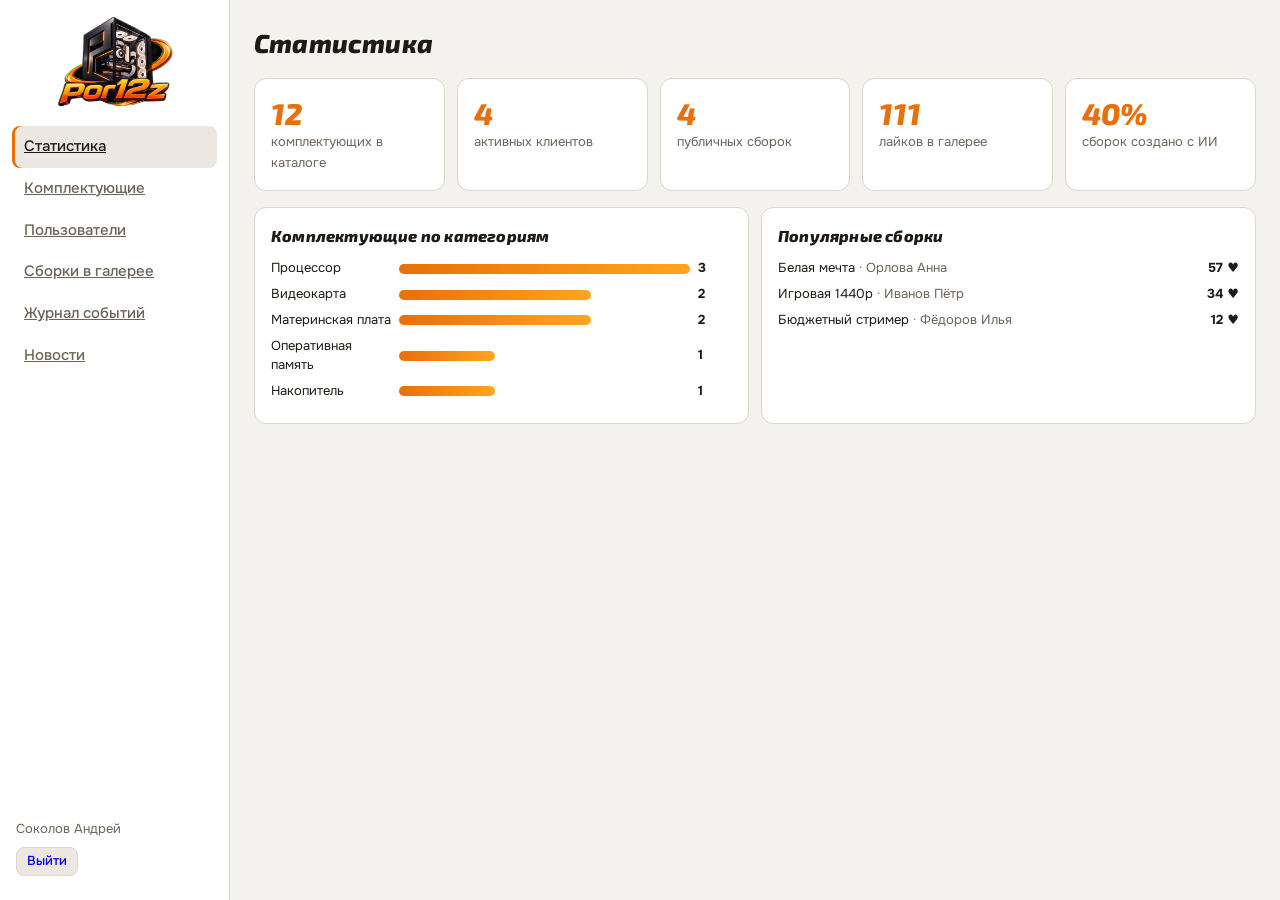
<file: admin-web/site/index.html>
<!DOCTYPE html>
<html lang="ru">

<head>
    <meta charset="utf-8">
    <meta name="viewport" content="width=device-width, initial-scale=1, viewport-fit=cover">
    <link rel="stylesheet"
        href="https://fonts.googleapis.com/css2?family=Exo+2:ital,wght@1,700;1,800&family=Onest:wght@400;500;600&display=swap">
    <link rel="stylesheet" href="style.css">
    <title>Статистика — Por12z</title>
</head>

<body>
    <div id="app">
        <aside><img src="img/logo.png" alt="Por12z">
            <nav><a class="nav on" href="index.html" style="display:block">Статистика</a><a class="nav"
                    href="components.html" style="display:block">Комплектующие</a><a class="nav" href="users.html"
                    style="display:block">Пользователи</a><a class="nav" href="builds.html" style="display:block">Сборки
                    в галерее</a><a class="nav" href="log.html" style="display:block">Журнал событий</a><a class="nav"
                    href="news.html" style="display:block">Новости</a></nav>
            <div class="me">Соколов Андрей<br><a class="btn sm" href="login.html"
                    style="display:inline-block;margin-top:8px;text-decoration:none">Выйти</a></div>
        </aside>
        <main>
            <div class="hd">
                <h2>Статистика</h2>
                <div class="tools"></div>
            </div>
            <div class="kp">
                <div class="k"><b>12</b><span>комплектующих в каталоге</span></div>
                <div class="k"><b>4</b><span>активных клиентов</span></div>
                <div class="k"><b>4</b><span>публичных сборок</span></div>
                <div class="k"><b>111</b><span>лайков в галерее</span></div>
                <div class="k"><b>40%</b><span>сборок создано с ИИ</span></div>
            </div>
            <div class="two">
                <div class="pn">
                    <h3>Комплектующие по категориям</h3>
                    <div class="bar"><span>Процессор</span><i style="width:100%"></i><b>3</b></div>
                    <div class="bar"><span>Видеокарта</span><i style="width:66%"></i><b>2</b></div>
                    <div class="bar"><span>Материнская плата</span><i style="width:66%"></i><b>2</b></div>
                    <div class="bar"><span>Оперативная память</span><i style="width:33%"></i><b>1</b></div>
                    <div class="bar"><span>Накопитель</span><i style="width:33%"></i><b>1</b></div>
                </div>
                <div class="pn">
                    <h3>Популярные сборки</h3>
                    <div class="bar" style="grid-template-columns:1fr auto"><span>Белая мечта <span class="spec">·
                                Орлова Анна</span></span><b>57 ♥</b></div>
                    <div class="bar" style="grid-template-columns:1fr auto"><span>Игровая 1440p <span class="spec">·
                                Иванов Пётр</span></span><b>34 ♥</b></div>
                    <div class="bar" style="grid-template-columns:1fr auto"><span>Бюджетный стример <span class="spec">·
                                Фёдоров Илья</span></span><b>12 ♥</b></div>
                </div>
            </div>
        </main>
    </div>
</body>

</html>
</file>
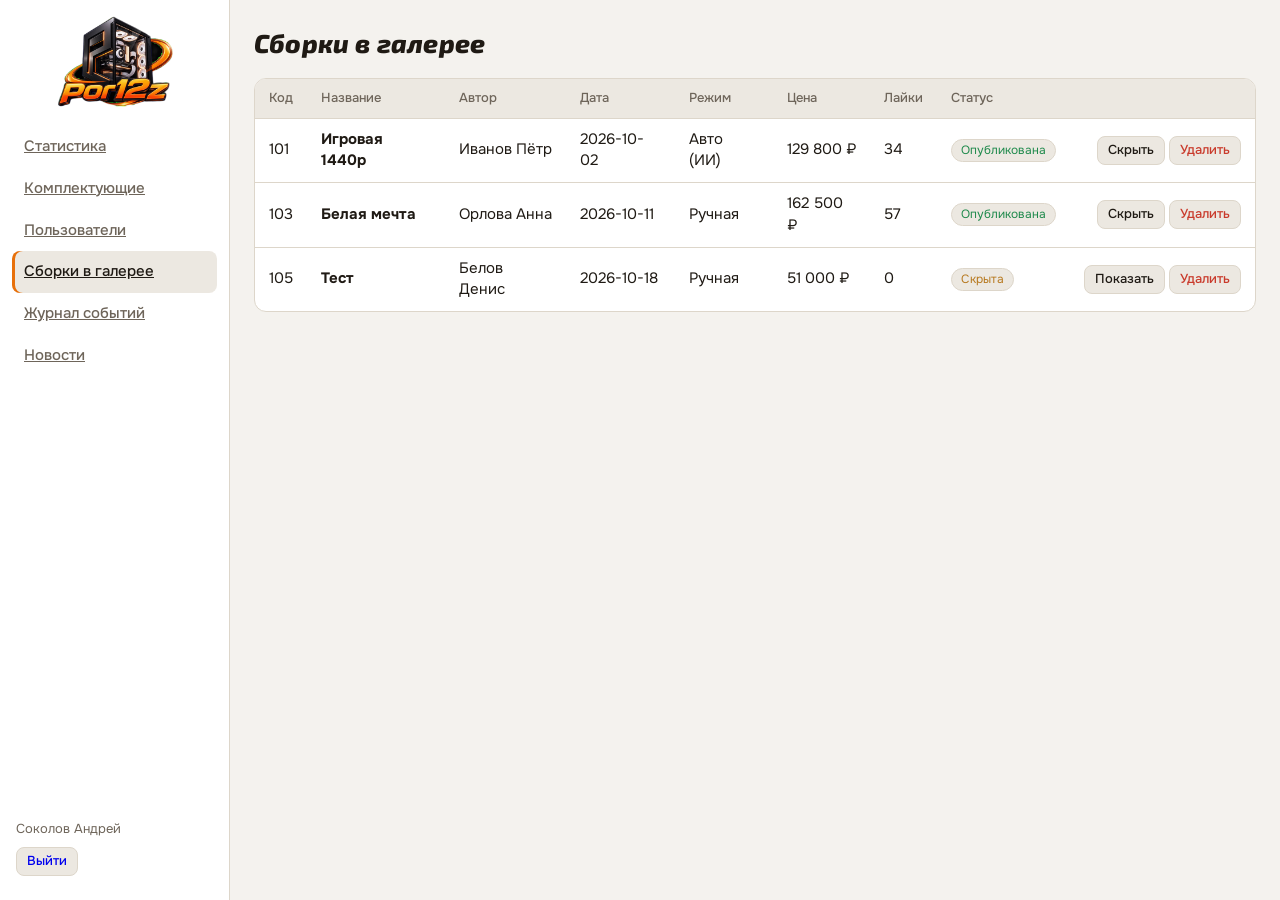
<file: admin-web/site/builds.html>
<!DOCTYPE html>
<html lang="ru">

<head>
    <meta charset="utf-8">
    <meta name="viewport" content="width=device-width, initial-scale=1, viewport-fit=cover">
    <link rel="stylesheet"
        href="https://fonts.googleapis.com/css2?family=Exo+2:ital,wght@1,700;1,800&family=Onest:wght@400;500;600&display=swap">
    <link rel="stylesheet" href="style.css">
    <title>Сборки в галерее — Por12z</title>
</head>

<body>
    <div id="app">
        <aside><img src="img/logo.png" alt="Por12z">
            <nav><a class="nav" href="index.html" style="display:block">Статистика</a><a class="nav"
                    href="components.html" style="display:block">Комплектующие</a><a class="nav" href="users.html"
                    style="display:block">Пользователи</a><a class="nav on" href="builds.html"
                    style="display:block">Сборки в галерее</a><a class="nav" href="log.html"
                    style="display:block">Журнал событий</a><a class="nav" href="news.html"
                    style="display:block">Новости</a></nav>
            <div class="me">Соколов Андрей<br><a class="btn sm" href="login.html"
                    style="display:inline-block;margin-top:8px;text-decoration:none">Выйти</a></div>
        </aside>
        <main>
            <div class="hd">
                <h2>Сборки в галерее</h2>
                <div class="tools"></div>
            </div>
            <div class="tw">
                <table>
                    <tr>
                        <th>Код</th>
                        <th>Название</th>
                        <th>Автор</th>
                        <th>Дата</th>
                        <th>Режим</th>
                        <th>Цена</th>
                        <th>Лайки</th>
                        <th>Статус</th>
                        <th></th>
                    </tr>
                    <tr>
                        <td>101</td>
                        <td><b>Игровая 1440p</b></td>
                        <td>Иванов Пётр</td>
                        <td>2026-10-02</td>
                        <td>Авто (ИИ)</td>
                        <td>129 800 ₽</td>
                        <td>34</td>
                        <td><span class="tag ok">Опубликована</span></td>
                        <td class=a><button class="btn sm">Скрыть</button> <button class="btn sm dng">Удалить</button>
                        </td>
                    </tr>
                    <tr>
                        <td>103</td>
                        <td><b>Белая мечта</b></td>
                        <td>Орлова Анна</td>
                        <td>2026-10-11</td>
                        <td>Ручная</td>
                        <td>162 500 ₽</td>
                        <td>57</td>
                        <td><span class="tag ok">Опубликована</span></td>
                        <td class=a><button class="btn sm">Скрыть</button> <button class="btn sm dng">Удалить</button>
                        </td>
                    </tr>
                    <tr>
                        <td>105</td>
                        <td> <b>Тест</b></td>
                        <td>Белов Денис</td>
                        <td>2026-10-18</td>
                        <td>Ручная</td>
                        <td>51 000 ₽</td>
                        <td>0</td>
                        <td><span class="tag wr">Скрыта</span></td>
                        <td class=a><button class="btn sm">Показать</button> <button class="btn sm dng">Удалить</button>
                        </td>
                    </tr>
                </table>
            </div>
        </main>
    </div>
</body>

</html>
</file>
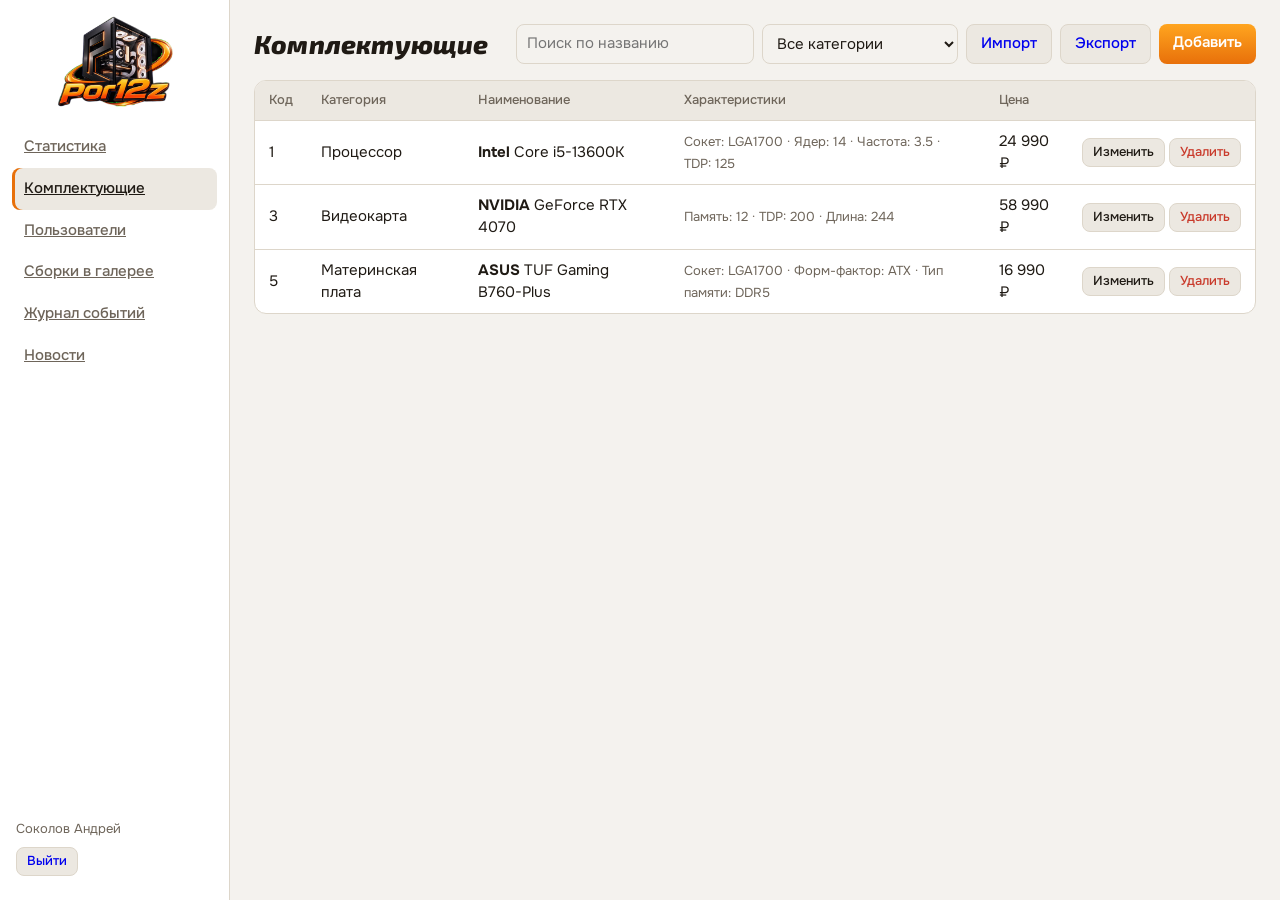
<file: admin-web/site/components.html>
<!DOCTYPE html>
<html lang="ru">

<head>
    <meta charset="utf-8">
    <meta name="viewport" content="width=device-width, initial-scale=1, viewport-fit=cover">
    <link rel="stylesheet"
        href="https://fonts.googleapis.com/css2?family=Exo+2:ital,wght@1,700;1,800&family=Onest:wght@400;500;600&display=swap">
    <link rel="stylesheet" href="style.css">
    <title>Комплектующие — Por12z</title>
</head>

<body>
    <div id="app">
        <aside><img src="img/logo.png" alt="Por12z">
            <nav><a class="nav" href="index.html" style="display:block">Статистика</a><a class="nav on"
                    href="components.html" style="display:block">Комплектующие</a><a class="nav" href="users.html"
                    style="display:block">Пользователи</a><a class="nav" href="builds.html" style="display:block">Сборки
                    в галерее</a><a class="nav" href="log.html" style="display:block">Журнал событий</a><a class="nav"
                    href="news.html" style="display:block">Новости</a></nav>
            <div class="me">Соколов Андрей<br><a class="btn sm" href="login.html"
                    style="display:inline-block;margin-top:8px;text-decoration:none">Выйти</a></div>
        </aside>
        <main>
            <div class="hd">
                <h2>Комплектующие</h2>
                <div class="tools"><input placeholder="Поиск по названию"><select>
                        <option>Все категории</option>
                        <option>Процессор</option>
                        <option>Видеокарта</option>
                        <option>Материнская плата</option>
                        <option>Оперативная память</option>
                        <option>Накопитель</option>
                        <option>Блок питания</option>
                        <option>Корпус</option>
                        <option>Система охлаждения</option>
                    </select><a class="btn" href="#import" style="text-decoration:none">Импорт</a><a class="btn"
                        href="#export" style="text-decoration:none">Экспорт</a><a class="btn pri" href="#edit"
                        style="text-decoration:none">Добавить</a></div>
            </div>
            <div class="tw">
                <table>
                    <tr>
                        <th>Код</th>
                        <th>Категория</th>
                        <th>Наименование</th>
                        <th>Характеристики</th>
                        <th>Цена</th>
                        <th></th>
                    </tr>
                    <tr>
                        <td>1</td>
                        <td>Процессор</td>
                        <td><b>Intel</b> Core i5-13600K</td>
                        <td><span class="spec">Сокет: LGA1700 · Ядер: 14 · Частота: 3.5 · TDP: 125</span></td>
                        <td>24 990 ₽</td>
                        <td class=a><button class="btn sm">Изменить</button> <button class="btn sm dng">Удалить</button>
                        </td>
                    </tr>
                    <tr>
                        <td>3</td>
                        <td>Видеокарта</td>
                        <td><b>NVIDIA</b> GeForce RTX 4070</td>
                        <td><span class="spec">Память: 12 · TDP: 200 · Длина: 244</span></td>
                        <td>58 990 ₽</td>
                        <td class=a><button class="btn sm">Изменить</button> <button class="btn sm dng">Удалить</button>
                        </td>
                    </tr>
                    <tr>
                        <td>5</td>
                        <td>Материнская плата</td>
                        <td><b>ASUS</b> TUF Gaming B760-Plus</td>
                        <td><span class="spec">Сокет: LGA1700 · Форм-фактор: ATX · Тип памяти: DDR5</span></td>
                        <td>16 990 ₽</td>
                        <td class=a><button class="btn sm">Изменить</button> <button class="btn sm dng">Удалить</button>
                        </td>
                    </tr>
                </table>
            </div>
        </main>
    </div>
    <!-- Модальные окна: открываются через :target, замените на свою логику -->
    <div class="ov" id="edit">
        <div class="md">
            <h3>Новый компонент</h3><label>Категория<select>
                    <option>Процессор</option>
                    <option>Видеокарта</option>
                    <option>Материнская плата</option>
                    <option>Оперативная память</option>
                    <option>Накопитель</option>
                    <option>Блок питания</option>
                    <option>Корпус</option>
                    <option>Система охлаждения</option>
                </select></label>
            <div class="row"><label>Производитель<input></label><label>Модель<input></label></div>
            <div class="row">
                <!-- поля характеристик зависят от категории --><label>Сокет<input></label><label>Ядер<input></label><label>Частота,
                    ГГц<input></label><label>TDP, Вт<input></label></div><label>Цена, ₽ (не менее 100)<input
                    type="number" min="100"></label>
            <div class="err">Цена компонента не может быть меньше 100 ₽</div>
            <div class="mf"><a class="btn" href="#" style="text-decoration:none">Отмена</a><button
                    class="btn pri">Сохранить</button></div>
        </div>
    </div>
    <div class="ov" id="import">
        <div class="md">
            <h3>Импорт каталога</h3><label>Файл JSON<input type="file"></label><label>Или вставьте JSON<textarea
                    rows="8"></textarea></label>
            <div class="mf"><a class="btn" href="#" style="text-decoration:none">Отмена</a><button
                    class="btn pri">Импортировать</button></div>
        </div>
    </div>
    <div class="ov" id="export">
        <div class="md">
            <h3>Экспорт каталога</h3><label>JSON<textarea rows="10" readonly></textarea></label>
            <div class="mf"><a class="btn" href="#" style="text-decoration:none">Закрыть</a><button
                    class="btn pri">Скачать</button></div>
        </div>
    </div>
    <div class="ov" id="delete">
        <div class="md">
            <h3>Подтверждение</h3>
            <p>Удалить компонент из каталога?</p>
            <div class="mf"><a class="btn" href="#" style="text-decoration:none">Отмена</a><button
                    class="btn pri">Удалить</button></div>
        </div>
    </div>
</body>

</html>
</file>
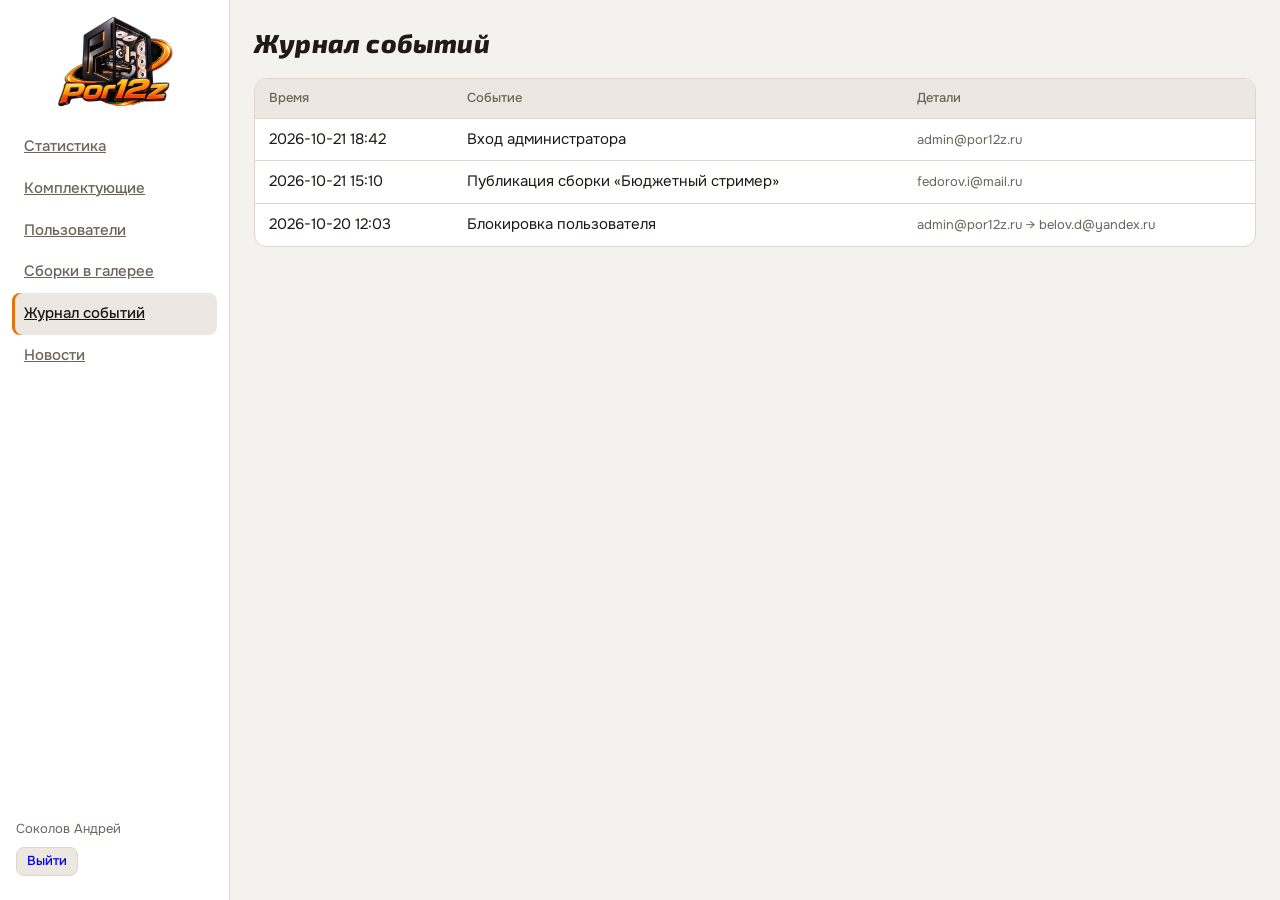
<file: admin-web/site/log.html>
<!DOCTYPE html>
<html lang="ru">

<head>
    <meta charset="utf-8">
    <meta name="viewport" content="width=device-width, initial-scale=1, viewport-fit=cover">
    <link rel="stylesheet"
        href="https://fonts.googleapis.com/css2?family=Exo+2:ital,wght@1,700;1,800&family=Onest:wght@400;500;600&display=swap">
    <link rel="stylesheet" href="style.css">
    <title>Журнал событий — Por12z</title>
</head>

<body>
    <div id="app">
        <aside><img src="img/logo.png" alt="Por12z">
            <nav><a class="nav" href="index.html" style="display:block">Статистика</a><a class="nav"
                    href="components.html" style="display:block">Комплектующие</a><a class="nav" href="users.html"
                    style="display:block">Пользователи</a><a class="nav" href="builds.html" style="display:block">Сборки
                    в галерее</a><a class="nav on" href="log.html" style="display:block">Журнал событий</a><a
                    class="nav" href="news.html" style="display:block">Новости</a></nav>
            <div class="me">Соколов Андрей<br><a class="btn sm" href="login.html"
                    style="display:inline-block;margin-top:8px;text-decoration:none">Выйти</a></div>
        </aside>
        <main>
            <div class="hd">
                <h2>Журнал событий</h2>
                <div class="tools"></div>
            </div>
            <div class="tw">
                <table>
                    <tr>
                        <th>Время</th>
                        <th>Событие</th>
                        <th>Детали</th>
                    </tr>
                    <tr>
                        <td>2026-10-21 18:42</td>
                        <td>Вход администратора</td>
                        <td><span class="spec">admin@por12z.ru</span></td>
                    </tr>
                    <tr>
                        <td>2026-10-21 15:10</td>
                        <td>Публикация сборки «Бюджетный стример»</td>
                        <td><span class="spec">fedorov.i@mail.ru</span></td>
                    </tr>
                    <tr>
                        <td>2026-10-20 12:03</td>
                        <td>Блокировка пользователя</td>
                        <td><span class="spec">admin@por12z.ru → belov.d@yandex.ru</span></td>
                    </tr>
                </table>
            </div>
        </main>
    </div>
</body>

</html>
</file>
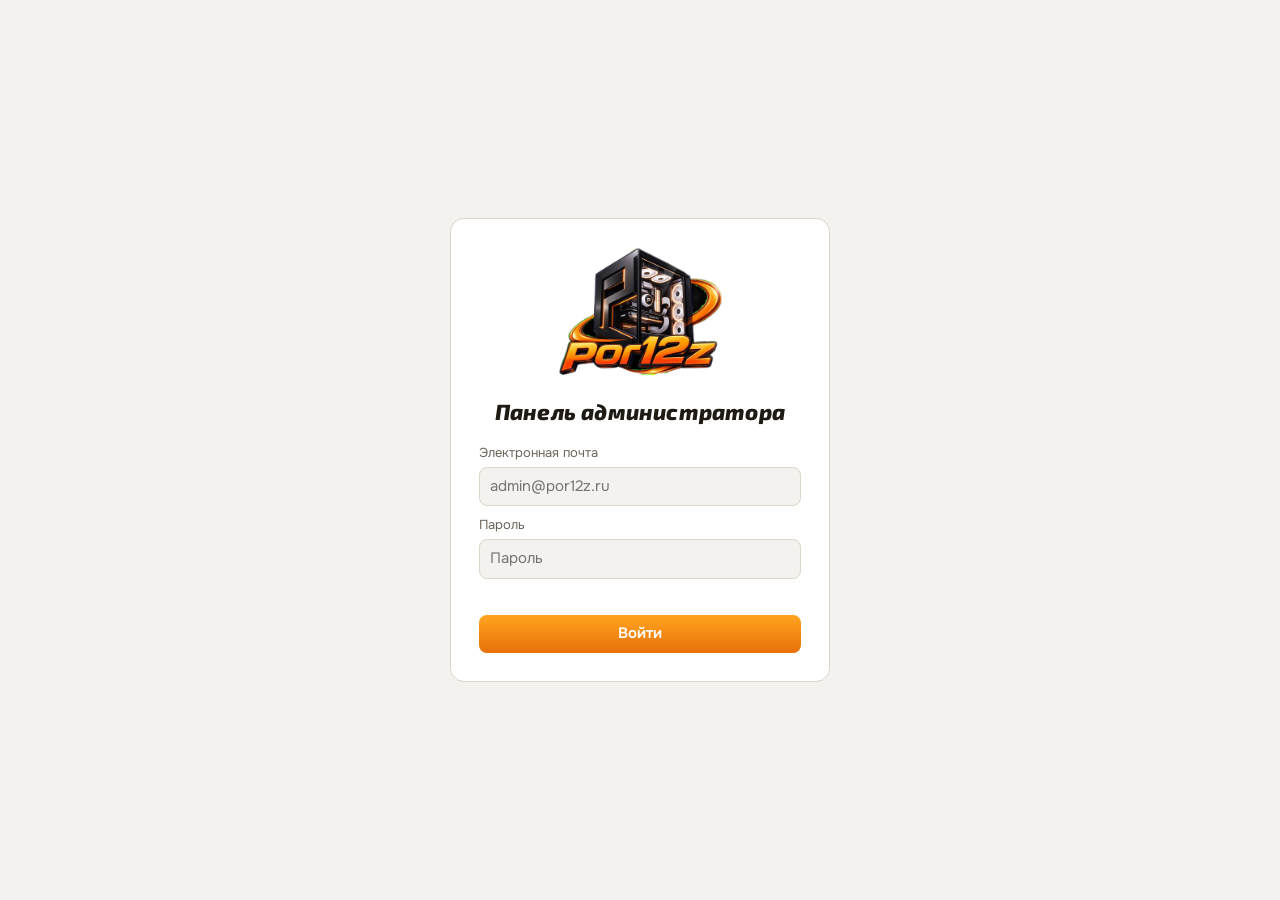
<file: admin-web/site/login.html>
<!DOCTYPE html>
<html lang="ru">

<head>
    <meta charset="utf-8">
    <meta name="viewport" content="width=device-width, initial-scale=1, viewport-fit=cover">
    <link rel="stylesheet"
        href="https://fonts.googleapis.com/css2?family=Exo+2:ital,wght@1,700;1,800&family=Onest:wght@400;500;600&display=swap">
    <link rel="stylesheet" href="style.css">
    <title>Вход — Por12z</title>
</head>

<body>
    <section id="login">
        <form class="lc" action="index.html"><img src="img/logo.png" alt="Por12z">
            <h1>Панель администратора</h1><label>Электронная почта<input type="email"
                    placeholder="admin@por12z.ru"></label><label>Пароль<input type="password"
                    placeholder="Пароль"></label>
            <div class="err"></div><button class="btn pri" style="width:100%">Войти</button>
        </form>
    </section>
</body>

</html>
</file>
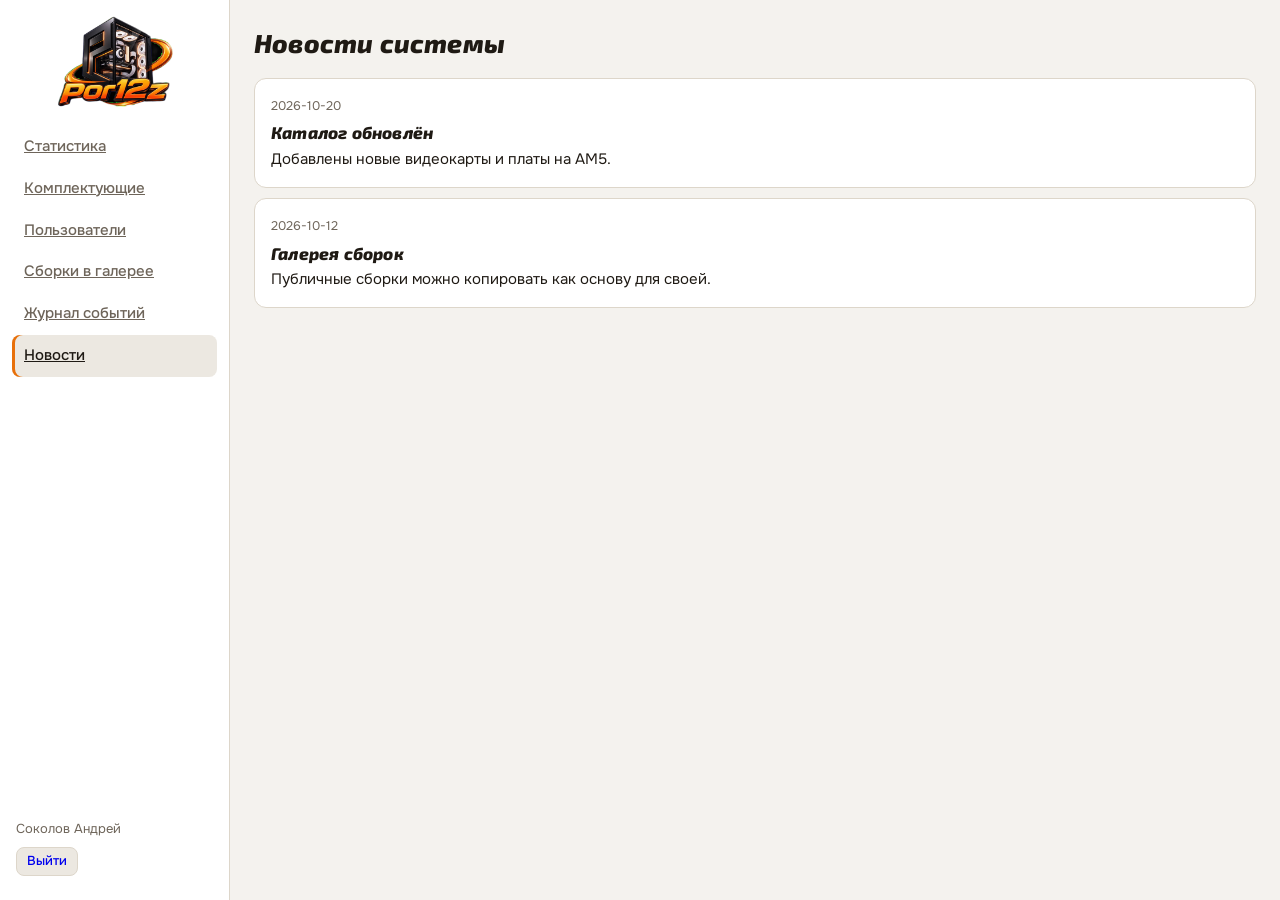
<file: admin-web/site/news.html>
<!DOCTYPE html>
<html lang="ru">

<head>
    <meta charset="utf-8">
    <meta name="viewport" content="width=device-width, initial-scale=1, viewport-fit=cover">
    <link rel="stylesheet"
        href="https://fonts.googleapis.com/css2?family=Exo+2:ital,wght@1,700;1,800&family=Onest:wght@400;500;600&display=swap">
    <link rel="stylesheet" href="style.css">
    <title>Новости — Por12z</title>
</head>

<body>
    <div id="app">
        <aside><img src="img/logo.png" alt="Por12z">
            <nav><a class="nav" href="index.html" style="display:block">Статистика</a><a class="nav"
                    href="components.html" style="display:block">Комплектующие</a><a class="nav" href="users.html"
                    style="display:block">Пользователи</a><a class="nav" href="builds.html" style="display:block">Сборки
                    в галерее</a><a class="nav" href="log.html" style="display:block">Журнал событий</a><a
                    class="nav on" href="news.html" style="display:block">Новости</a></nav>
            <div class="me">Соколов Андрей<br><a class="btn sm" href="login.html"
                    style="display:inline-block;margin-top:8px;text-decoration:none">Выйти</a></div>
        </aside>
        <main>
            <div class="hd">
                <h2>Новости системы</h2>
                <div class="tools"></div>
            </div>
            <div class="news"><small>2026-10-20</small>
                <h3>Каталог обновлён</h3>
                <div>Добавлены новые видеокарты и платы на AM5.</div>
            </div>
            <div class="news"><small>2026-10-12</small>
                <h3>Галерея сборок</h3>
                <div>Публичные сборки можно копировать как основу для своей.</div>
            </div>
        </main>
    </div>
</body>

</html>
</file>
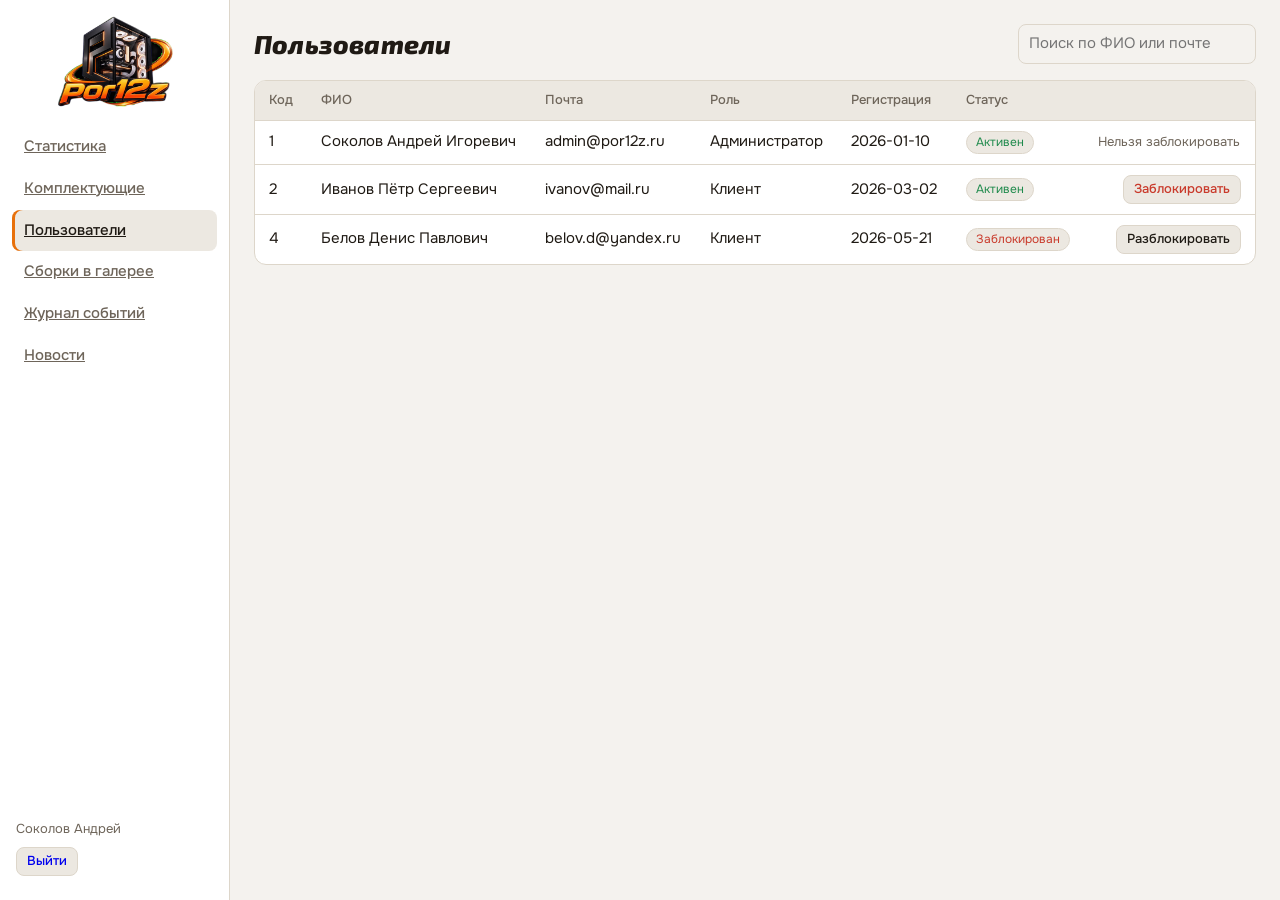
<file: admin-web/site/users.html>
<!DOCTYPE html>
<html lang="ru">

<head>
    <meta charset="utf-8">
    <meta name="viewport" content="width=device-width, initial-scale=1, viewport-fit=cover">
    <link rel="stylesheet"
        href="https://fonts.googleapis.com/css2?family=Exo+2:ital,wght@1,700;1,800&family=Onest:wght@400;500;600&display=swap">
    <link rel="stylesheet" href="style.css">
    <title>Пользователи — Por12z</title>
</head>

<body>
    <div id="app">
        <aside><img src="img/logo.png" alt="Por12z">
            <nav><a class="nav" href="index.html" style="display:block">Статистика</a><a class="nav"
                    href="components.html" style="display:block">Комплектующие</a><a class="nav on" href="users.html"
                    style="display:block">Пользователи</a><a class="nav" href="builds.html" style="display:block">Сборки
                    в галерее</a><a class="nav" href="log.html" style="display:block">Журнал событий</a><a class="nav"
                    href="news.html" style="display:block">Новости</a></nav>
            <div class="me">Соколов Андрей<br><a class="btn sm" href="login.html"
                    style="display:inline-block;margin-top:8px;text-decoration:none">Выйти</a></div>
        </aside>
        <main>
            <div class="hd">
                <h2>Пользователи</h2>
                <div class="tools"><input placeholder="Поиск по ФИО или почте"></div>
            </div>
            <div class="tw">
                <table>
                    <tr>
                        <th>Код</th>
                        <th>ФИО</th>
                        <th>Почта</th>
                        <th>Роль</th>
                        <th>Регистрация</th>
                        <th>Статус</th>
                        <th></th>
                    </tr>
                    <tr>
                        <td>1</td>
                        <td>Соколов Андрей Игоревич</td>
                        <td>admin@por12z.ru</td>
                        <td>Администратор</td>
                        <td>2026-01-10</td>
                        <td><span class="tag ok">Активен</span></td>
                        <td><span class="spec">Нельзя заблокировать</span></td>
                    </tr>
                    <tr>
                        <td>2</td>
                        <td>Иванов Пётр Сергеевич</td>
                        <td>ivanov@mail.ru</td>
                        <td>Клиент</td>
                        <td>2026-03-02</td>
                        <td><span class="tag ok">Активен</span></td>
                        <td class=a><button class="btn sm dng">Заблокировать</button></td>
                    </tr>
                    <tr>
                        <td>4</td>
                        <td>Белов Денис Павлович</td>
                        <td>belov.d@yandex.ru</td>
                        <td>Клиент</td>
                        <td>2026-05-21</td>
                        <td><span class="tag er">Заблокирован</span></td>
                        <td class=a><button class="btn sm">Разблокировать</button></td>
                    </tr>
                </table>
            </div>
        </main>
    </div>
</body>

</html>
</file>
<file: admin-web/site/style.css>
/* Por12z admin — общие стили. Цвета заданы переменными в :root */
:root {
    box-sizing: border-box;
    padding-top: env(safe-area-inset-top, 0px);
    padding-bottom: env(safe-area-inset-bottom, 0px);
    --bg: #f4f2ee;
    --sf: #fff;
    --sf2: #ece8e1;
    --tx: #1f1a14;
    --mu: #6e655a;
    --ln: #ddd6ca;
    --ac: #e8700a;
    --ac2: #ffa51f;
    --on: #fff;
    --ok: #1f8a4c;
    --er: #c93a2b;
    --wr: #b7791f;
    color-scheme: light
}

@media (prefers-color-scheme:dark) {
    :root:not([data-theme="light"]) {
        --bg: #17140f;
        --sf: #221d16;
        --sf2: #2c261d;
        --tx: #f3ede3;
        --mu: #a1978a;
        --ln: #3a3226;
        --ac: #ff8a1f;
        --ac2: #ffb43d;
        --on: #1a1208;
        --ok: #47c27c;
        --er: #ff6b5a;
        --wr: #e9b44c;
        color-scheme: dark
    }
}

:root[data-theme="dark"] {
    --bg: #17140f;
    --sf: #221d16;
    --sf2: #2c261d;
    --tx: #f3ede3;
    --mu: #a1978a;
    --ln: #3a3226;
    --ac: #ff8a1f;
    --ac2: #ffb43d;
    --on: #1a1208;
    --ok: #47c27c;
    --er: #ff6b5a;
    --wr: #e9b44c;
    color-scheme: dark
}

html {
    scroll-padding-top: env(safe-area-inset-top, 0px)
}

* {
    box-sizing: border-box
}

body {
    margin: 0;
    background: var(--bg);
    color: var(--tx);
    font: 15px/1.45 Onest, system-ui, sans-serif
}

h1,
h2,
h3 {
    font-family: 'Exo 2', Onest, sans-serif;
    font-style: italic;
    font-weight: 800;
    margin: 0;
    letter-spacing: .2px
}

button,
input,
select,
textarea {
    font: inherit;
    color: inherit
}

.btn {
    background: var(--sf2);
    border: 1px solid var(--ln);
    padding: 8px 14px;
    border-radius: 8px;
    cursor: pointer;
    font-weight: 500
}

.btn:hover {
    border-color: var(--ac)
}

.btn:focus-visible,
input:focus-visible,
select:focus-visible,
textarea:focus-visible {
    outline: 2px solid var(--ac);
    outline-offset: 1px
}

.pri {
    background: linear-gradient(180deg, var(--ac2), var(--ac));
    color: var(--on);
    border: 0;
    font-weight: 600
}

.dng {
    color: var(--er)
}

.sm {
    padding: 4px 10px;
    font-size: 13px
}

input,
select,
textarea {
    background: var(--bg);
    border: 1px solid var(--ln);
    border-radius: 8px;
    padding: 8px 10px;
    width: 100%
}

label {
    display: block;
    font-size: 13px;
    color: var(--mu);
    margin: 0 0 10px
}

label input,
label select,
label textarea {
    margin-top: 4px;
    color: var(--tx);
    font-size: 15px
}

#login {
    min-height: 100vh;
    display: grid;
    place-items: center;
    padding: 20px
}

.lc {
    background: var(--sf);
    border: 1px solid var(--ln);
    border-radius: 14px;
    padding: 28px;
    width: 100%;
    max-width: 380px;
    text-align: center
}

.lc img {
    width: 170px;
    margin-bottom: 6px
}

.lc h1 {
    font-size: 22px;
    margin-bottom: 16px
}

.lc label {
    text-align: left
}

.err {
    color: var(--er);
    font-size: 13px;
    min-height: 18px;
    margin: 4px 0 8px
}

#app {
    display: grid;
    grid-template-columns: 230px 1fr;
    min-height: 100vh
}

aside {
    background: var(--sf);
    border-right: 1px solid var(--ln);
    padding: 16px 12px;
    display: flex;
    flex-direction: column;
    gap: 4px;
    position: sticky;
    top: 0;
    height: 100vh
}

aside img {
    width: 120px;
    margin: 0 auto 10px;
    display: block
}

.nav {
    background: none;
    border: 0;
    text-align: left;
    padding: 10px 12px;
    border-radius: 8px;
    cursor: pointer;
    color: var(--mu);
    font-weight: 500
}

.nav:hover {
    background: var(--sf2)
}

.nav.on {
    background: var(--sf2);
    color: var(--tx);
    box-shadow: inset 3px 0 var(--ac)
}

.me {
    margin-top: auto;
    font-size: 13px;
    color: var(--mu);
    padding: 8px 4px
}

main {
    padding: 24px;
    min-width: 0
}

.hd {
    display: flex;
    gap: 12px;
    align-items: center;
    flex-wrap: wrap;
    margin-bottom: 16px
}

.hd h2 {
    font-size: 26px;
    margin-right: auto
}

.tools {
    display: flex;
    gap: 8px;
    flex-wrap: wrap
}

.tools input,
.tools select {
    width: auto;
    min-width: 160px
}

.tw {
    background: var(--sf);
    border: 1px solid var(--ln);
    border-radius: 12px;
    overflow-x: auto
}

table {
    border-collapse: collapse;
    width: 100%;
    min-width: 640px
}

th,
td {
    padding: 10px 14px;
    text-align: left;
    border-bottom: 1px solid var(--ln);
    vertical-align: middle
}

th {
    font-size: 13px;
    color: var(--mu);
    font-weight: 500;
    background: var(--sf2)
}

tr:last-child td {
    border: 0
}

td.a {
    white-space: nowrap;
    text-align: right
}

.tag {
    display: inline-block;
    padding: 2px 9px;
    border-radius: 99px;
    font-size: 12px;
    background: var(--sf2);
    border: 1px solid var(--ln)
}

.tag.ok {
    color: var(--ok)
}

.tag.er {
    color: var(--er)
}

.tag.wr {
    color: var(--wr)
}

.spec {
    color: var(--mu);
    font-size: 13px
}

.empty {
    padding: 28px;
    text-align: center;
    color: var(--mu)
}

.kp {
    display: grid;
    grid-template-columns: repeat(auto-fit, minmax(170px, 1fr));
    gap: 12px;
    margin-bottom: 16px
}

.k {
    background: var(--sf);
    border: 1px solid var(--ln);
    border-radius: 12px;
    padding: 16px
}

.k b {
    display: block;
    font: italic 800 30px 'Exo 2', sans-serif;
    color: var(--ac)
}

.k span {
    color: var(--mu);
    font-size: 13px
}

.two {
    display: grid;
    grid-template-columns: repeat(auto-fit, minmax(300px, 1fr));
    gap: 12px
}

.pn {
    background: var(--sf);
    border: 1px solid var(--ln);
    border-radius: 12px;
    padding: 16px
}

.pn h3 {
    font-size: 16px;
    margin-bottom: 12px
}

.bar {
    display: grid;
    grid-template-columns: 120px 1fr 34px;
    gap: 8px;
    align-items: center;
    margin: 7px 0;
    font-size: 13px
}

.bar i {
    display: block;
    height: 10px;
    border-radius: 5px;
    background: linear-gradient(90deg, var(--ac), var(--ac2))
}

.news {
    background: var(--sf);
    border: 1px solid var(--ln);
    border-radius: 12px;
    padding: 16px;
    margin-bottom: 10px
}

.news small {
    color: var(--mu)
}

.news h3 {
    font-size: 17px;
    margin: 4px 0
}

.ov {
    position: fixed;
    inset: 0;
    background: rgba(0, 0, 0, .55);
    display: none;
    place-items: center;
    padding: 16px;
    z-index: 20;
    overflow: auto
}

.ov:target {
    display: grid
}

.md {
    background: var(--sf);
    border: 1px solid var(--ln);
    border-radius: 14px;
    padding: 22px;
    width: 100%;
    max-width: 520px;
    max-height: 92vh;
    overflow: auto
}

.md h3 {
    font-size: 20px;
    margin-bottom: 14px
}

.row {
    display: grid;
    grid-template-columns: 1fr 1fr;
    gap: 0 12px
}

.mf {
    display: flex;
    gap: 8px;
    justify-content: flex-end;
    margin-top: 8px
}

@media(max-width:760px) {
    #app {
        grid-template-columns: 1fr
    }

    aside {
        position: static;
        height: auto;
        flex-direction: row;
        overflow-x: auto;
        align-items: center;
        border: 0;
        border-bottom: 1px solid var(--ln)
    }

    aside img,
    .me {
        display: none
    }

    .nav {
        white-space: nowrap
    }

    main {
        padding: 16px
    }
}
</file>
